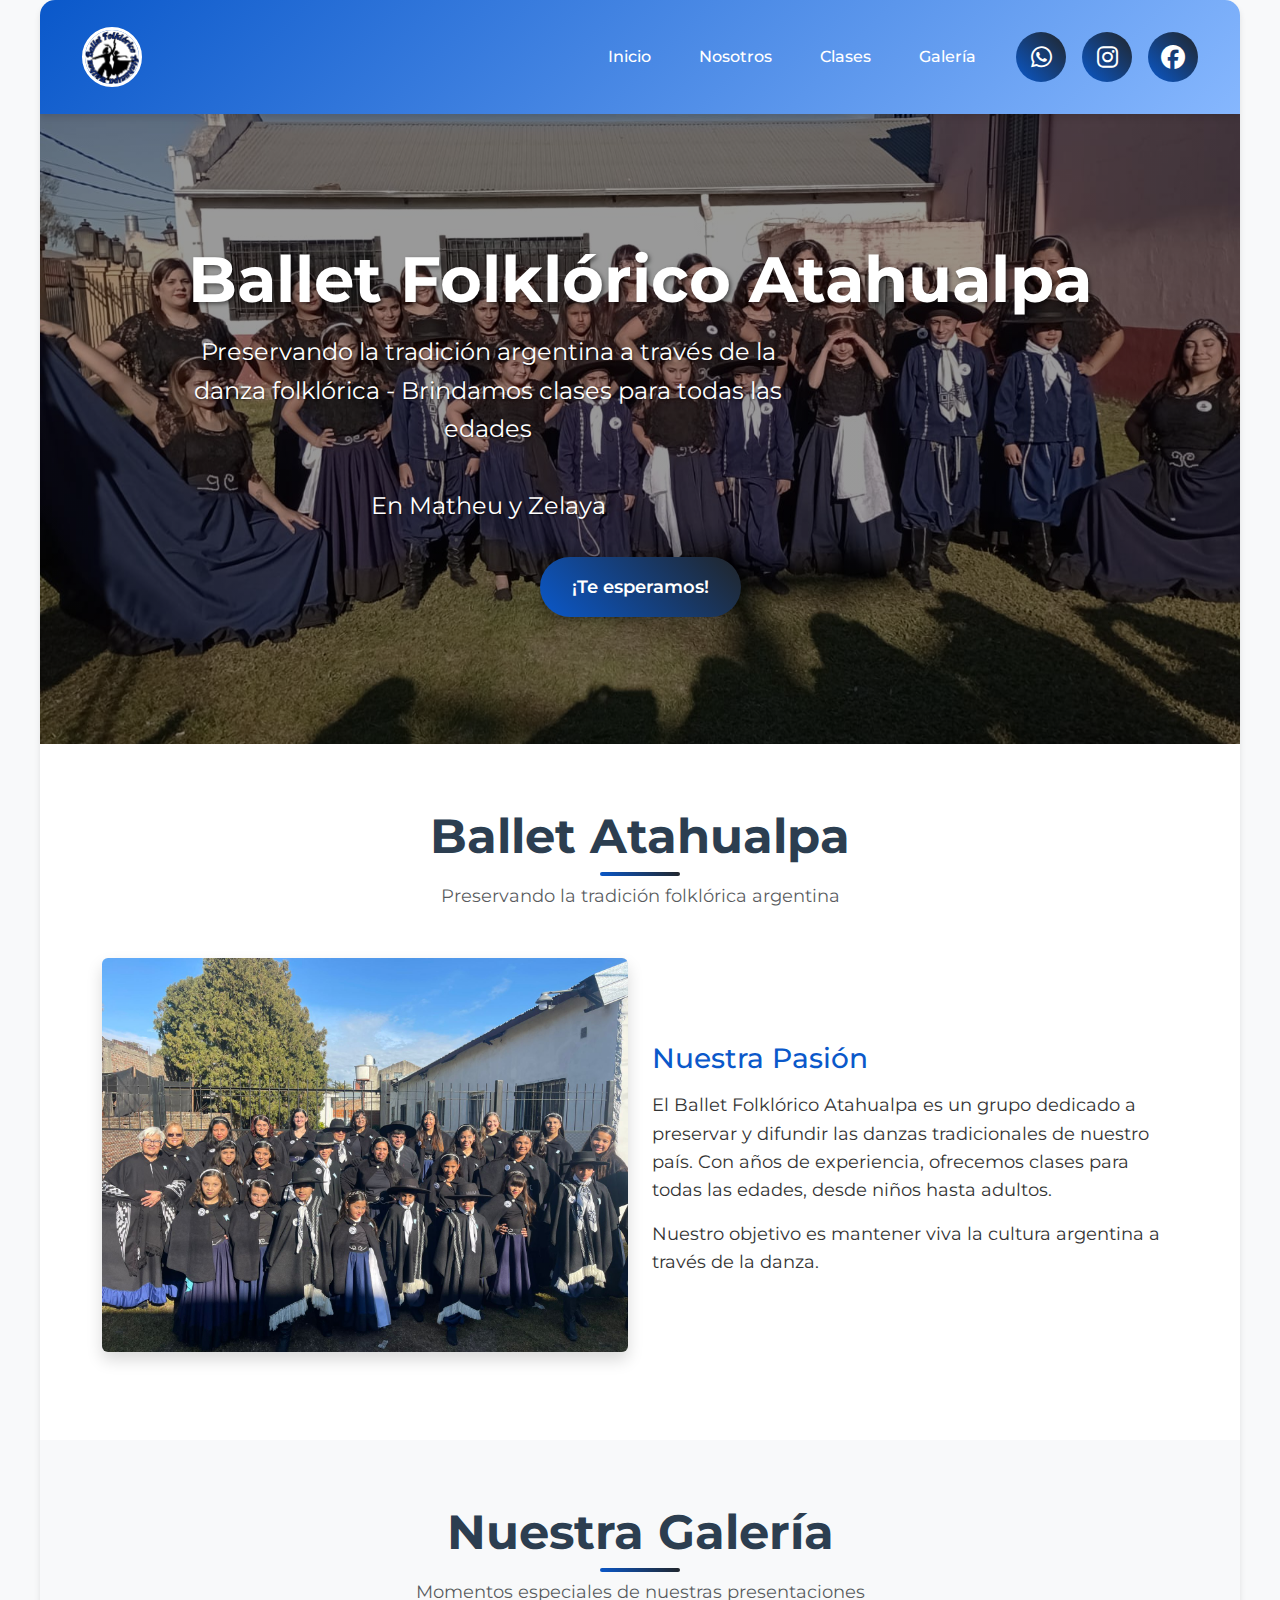
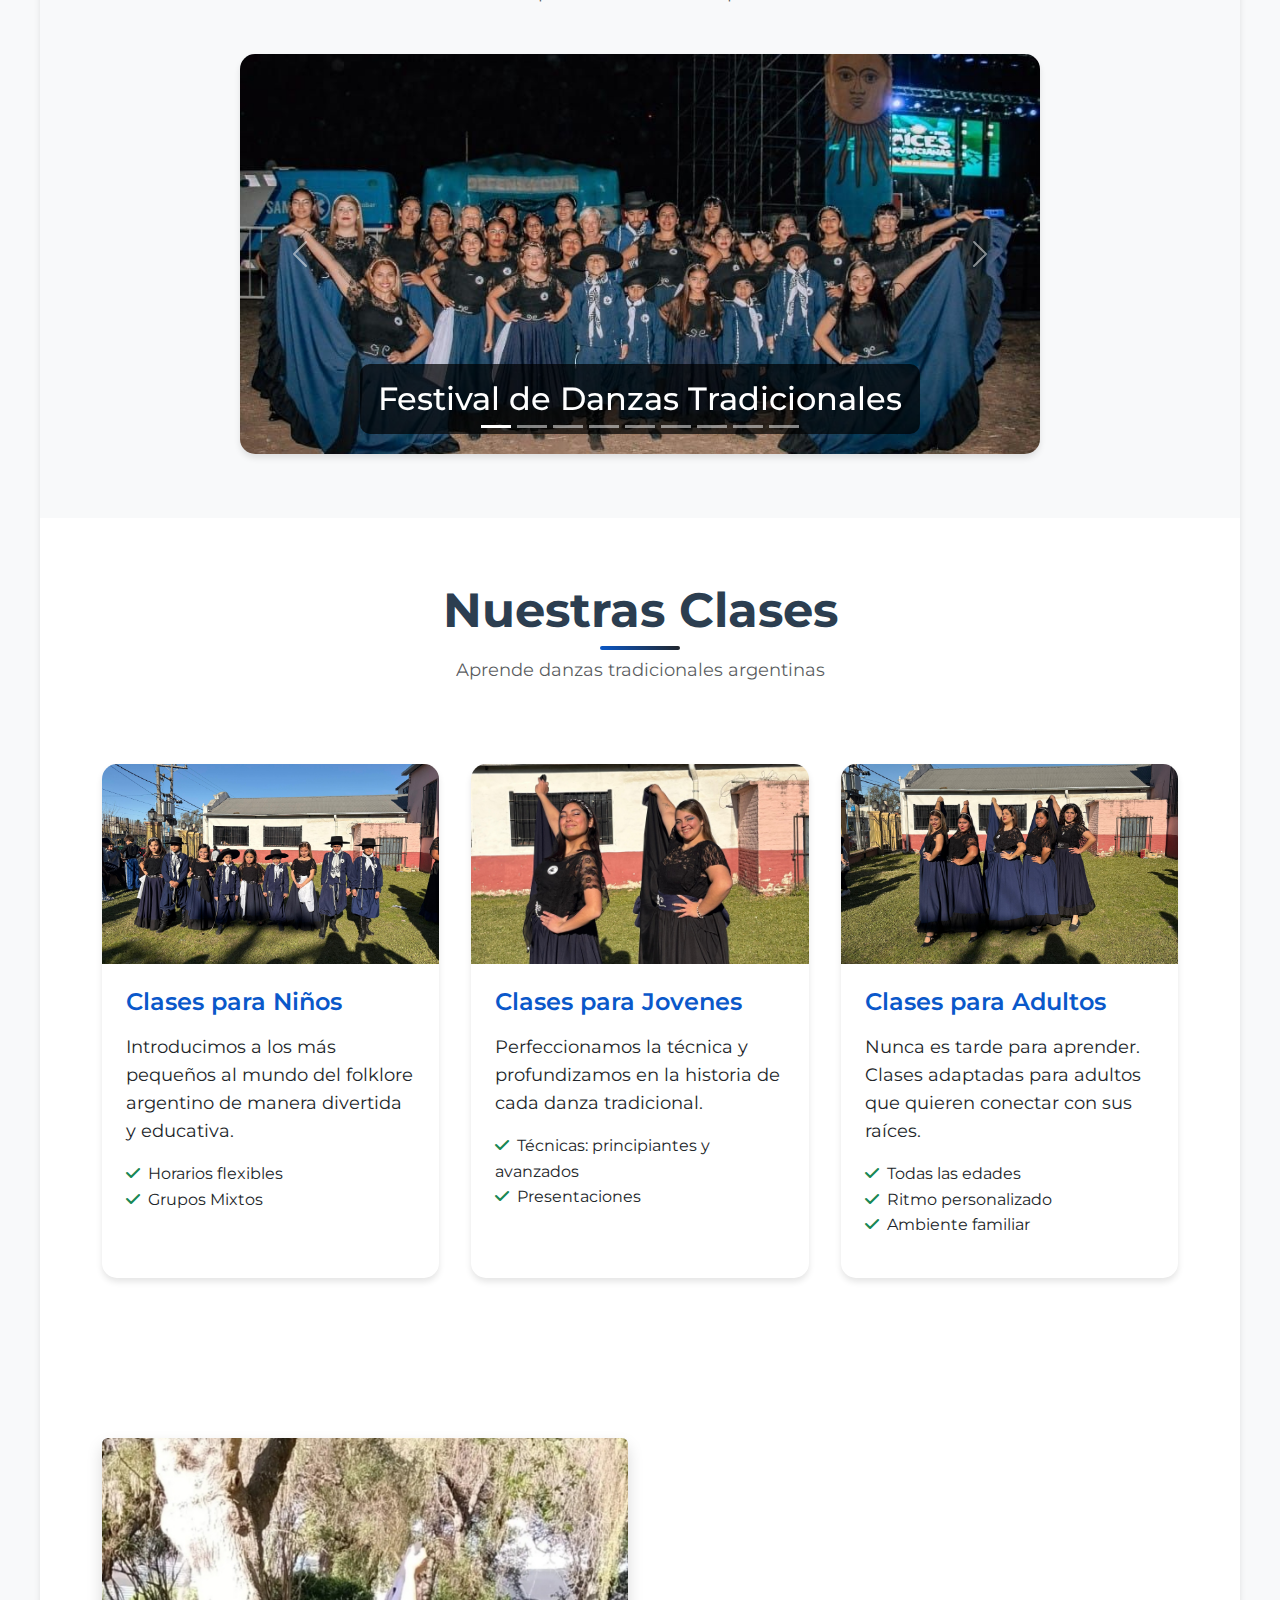
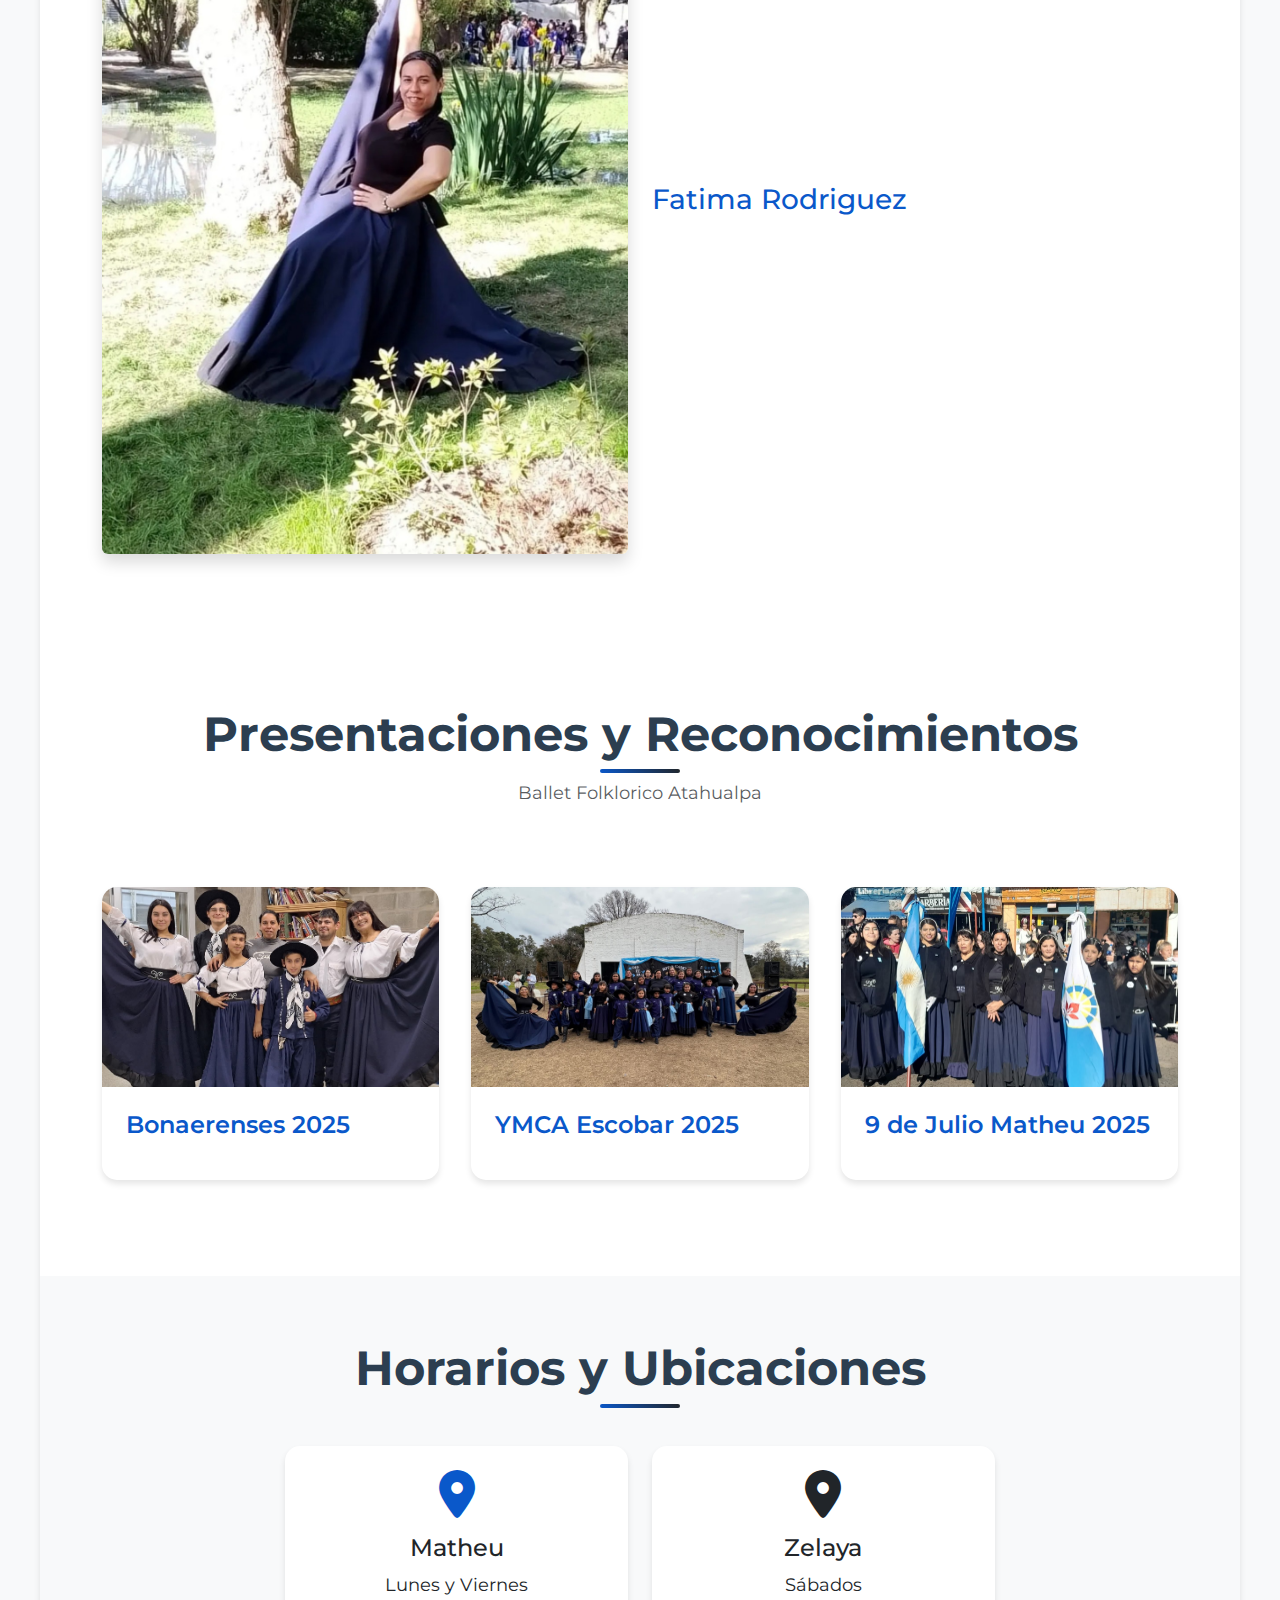
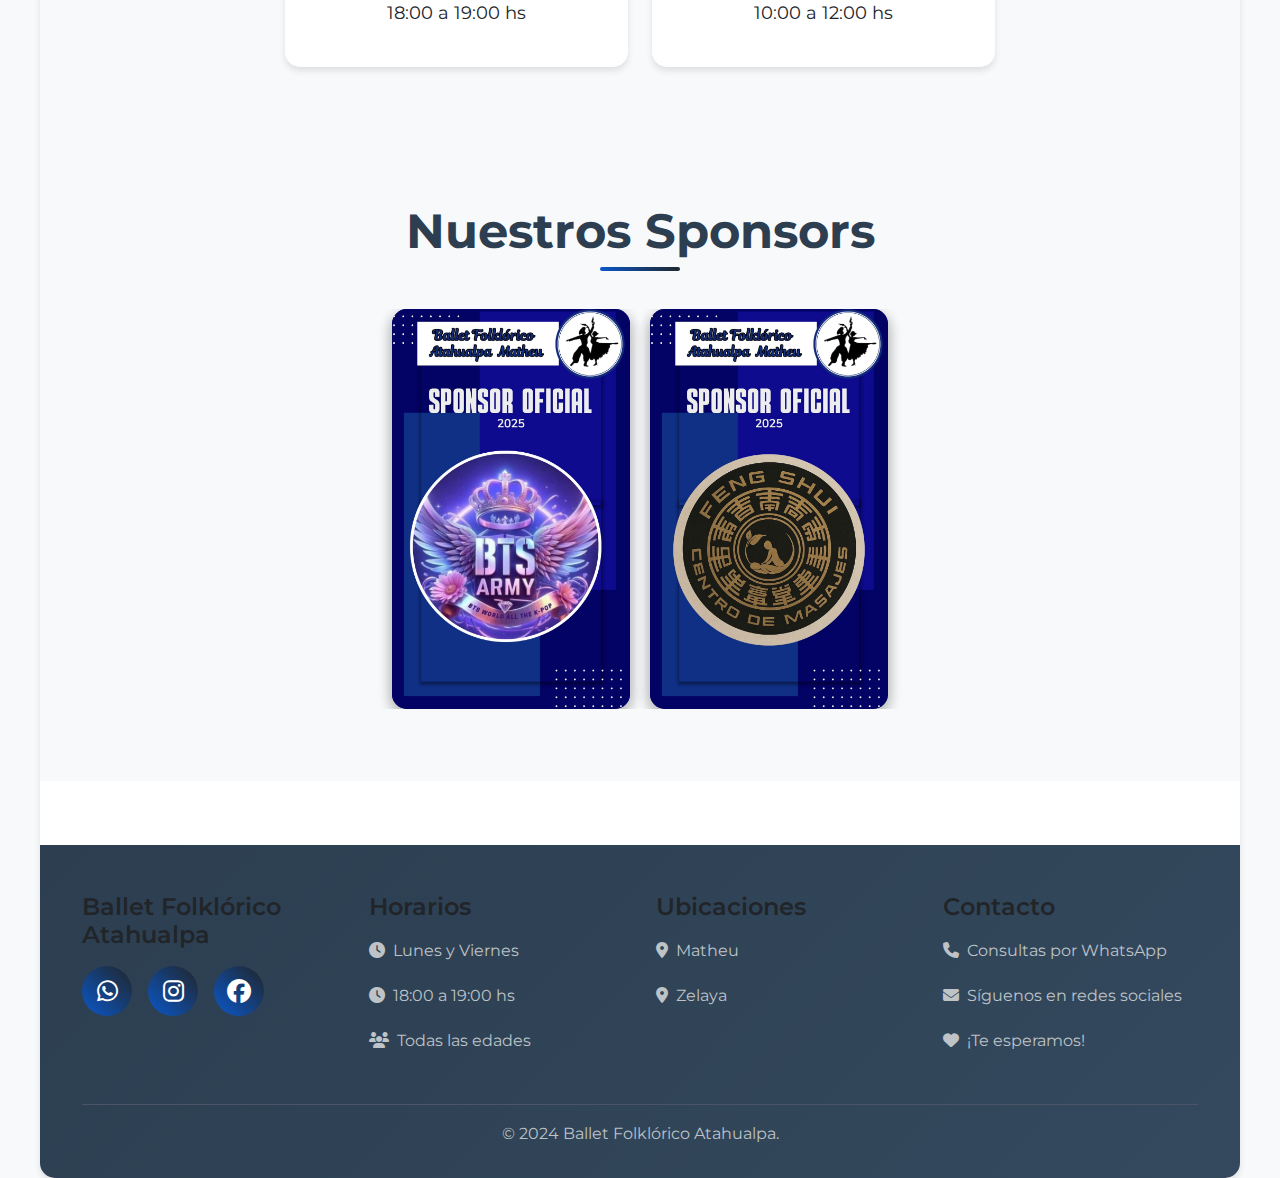
<file: index.html>
<!DOCTYPE html>
<html lang="es">
<head>
    <meta charset="UTF-8">
    <meta name="viewport" content="width=device-width, initial-scale=1.0">
    <title>Ballet Folklórico Atahualpa - Clases de Danza Tradicional</title>
    <meta name="description" content="Ballet Folklórico Atahualpa - Preservando la tradición argentina a través de la danza folklórica - Matheu y Zelaya.">

    <!---Favicon---->
    <link rel="icon" type="image/x-icon " href="imagenes/logo.jpg" />
    <link rel="stylesheet" href="https://cdn.jsdelivr.net/npm/bootstrap-icons@1.5.0/font/bootstrap-icons.css">
    
    <!-- Bootstrap 5 -->
    <link href="https://cdn.jsdelivr.net/npm/bootstrap@5.3.0/dist/css/bootstrap.min.css" rel="stylesheet">
    
    <!-- Font Awesome -->
    <link rel="stylesheet" href="https://cdnjs.cloudflare.com/ajax/libs/font-awesome/6.4.0/css/all.min.css">
    
    <!-- Google Fonts -->
    <link href="https://fonts.googleapis.com/css2?family=Montserrat:wght@400;600;700&family=Lato:wght@400;700&display=swap" rel="stylesheet">
    
    <!-- CSS Personalizado -->
    <link href="Styles.css" rel="stylesheet">
</head>

<body>
    <div class="main-container">
        
        <!-- NAVBAR RESPONSIVO -->
        <nav class="navbar navbar-expand-lg navbar-custom sticky-top">
            <div class="container">
                <!-- Logo -->
                <a class="navbar-brand" href="#inicio">
                    <img src="../imagenes/logo.jpg" alt="Logo Ballet Atahualpa" class="rounded-circle">
                </a>
                
                <!-- Botón móvil -->
                <button class="navbar-toggler" type="button" data-bs-toggle="collapse" data-bs-target="#navbarNav">
                    <span class="navbar-toggler-icon"></span>
                </button>
                
                <!-- Menú -->
                <div class="collapse navbar-collapse" id="navbarNav">
                    <ul class="navbar-nav ms-auto">
                        <li class="nav-item">
                            <a class="nav-link" href="#inicio">Inicio</a>
                        </li>
                        <li class="nav-item">
                            <a class="nav-link" href="#nosotros">Nosotros</a>
                        </li>
                        <li class="nav-item">
                            <a class="nav-link" href="#clases">Clases</a>
                        </li>
                        <li class="nav-item">
                            <a class="nav-link" href="#galeria">Galería</a>
                        </li>
                    </ul>
                    
                    <!-- Redes sociales -->
                    <div class="social-icons d-flex ms-3">
                        <a href="https://api.whatsapp.com/send?phone=5491138507828&text=Hola%20,te%20asesoramos%20sobre%20nuestras%20clases%20por%20whatsapp%20gestiona%20tu%20consulta%20por%20aqui%20y%20te%20responderemos%20a%20la%20brevedad." target="_blank" title="WhatsApp">
                            <i class="fab fa-whatsapp"></i>
                        </a>
                        <a href="https://www.instagram.com/balletfolkloricoatahualpa/" target="_blank" title="Instagram">
                            <i class="fab fa-instagram"></i>
                        </a>
                        <a href="https://www.facebook.com/BalletFolkloricoAtahualpaMatheu" target="_blank" title="Facebook">
                            <i class="fab fa-facebook"></i>
                        </a>
                    </div>
                </div>
            </div>
        </nav>

        <!-- HERO SECTION -->
        <section id="inicio" class="hero-section">
            <div class="hero-content animate-fade-in">
                <h1>Ballet Folklórico Atahualpa</h1>
                <p>Preservando la tradición argentina a través de la danza folklórica -
                    Brindamos clases para todas las edades<br>
                <br>
                   En Matheu y Zelaya</p>
                <a href="#contacto" class="btn-hero">¡Te esperamos!</a>
            </div>
        </section>

        <!-- SECCIÓN NOSOTROS -->
        <section id="nosotros" class="section-padding">
            <div class="container container-responsive">
                <div class="section-title">
                    <h2>Ballet Atahualpa</h2>
                    <p class="text-responsive text-muted">Preservando la tradición folklórica argentina</p>
                </div>
                
                <div class="row align-items-center">
                    <div class="col-lg-6 mb-4">
                        <img src="../imagenes/grupo de gala 1.jpeg?height=400&width=600" alt="Grupo Ballet Atahualpa" class="img-fluid rounded shadow">
                    </div>
                    <div class="col-lg-6">
                        <h3 class="mb-3" style="color: var(--primary-color);">Nuestra Pasión</h3>
                        <p class="text-responsive">
                            El Ballet Folklórico Atahualpa es un grupo dedicado a preservar y difundir 
                            las danzas tradicionales de nuestro país. Con años de experiencia, 
                            ofrecemos clases para todas las edades, desde niños hasta adultos.
                        </p>
                        <p class="text-responsive">
                            Nuestro objetivo es mantener viva la cultura argentina a través de la danza.
                        </p>
                    </div>
                </div>
            </div>
        </section>
    
        <!-- GALERÍA CAROUSEL -->
        <section id="galeria" class="section-padding" style="background-color: #f8f9fa;">
            <div class="container container-responsive">
                <div class="section-title">
                    <h2>Nuestra Galería</h2>
                    <p class="text-responsive text-muted">Momentos especiales de nuestras presentaciones</p>
                </div>
                
                <div class="carousel-container">
                    <div id="carouselGaleria" class="carousel slide" data-bs-ride="carousel">
                        <!-- Indicadores -->
                        <div class="carousel-indicators">
                            <button type="button" data-bs-target="#carouselGaleria" data-bs-slide-to="0" class="active"></button>
                            <button type="button" data-bs-target="#carouselGaleria" data-bs-slide-to="1"></button>
                            <button type="button" data-bs-target="#carouselGaleria" data-bs-slide-to="2"></button>
                            <button type="button" data-bs-target="#carouselGaleria" data-bs-slide-to="3"></button>
                            <button type="button" data-bs-target="#carouselGaleria" data-bs-slide-to="4"></button>
                            <button type="button" data-bs-target="#carouselGaleria" data-bs-slide-to="5"></button>
                            <button type="button" data-bs-target="#carouselGaleria" data-bs-slide-to="6"></button>
                            <button type="button" data-bs-target="#carouselGaleria" data-bs-slide-to="7"></button>
                            <button type="button" data-bs-target="#carouselGaleria" data-bs-slide-to="8"></button>
                        </div>
                        
                        <!-- Slides -->
                        <div class="carousel-inner">
                            <div class="carousel-item active">
                                <img src="../imagenes/grupo 2.jpg?height=400&width=800" alt="Presentación 1" class="d-block w-100">
                                <div class="carousel-caption">
                                    <h3>Festival de Danzas Tradicionales</h3>
                                </div>
                            </div>
                            <div class="carousel-item">
                                <img src="../imagenes/grupo 1.jpg?height=400&width=800" alt="Presentación 2" class="d-block w-100">
                                <div class="carousel-caption">
                                    <h3>Grupo Atahualpa</h3>
                                    <p>Celebración del Día de la Tradición</p>
                                </div>
                            </div>
                            <div class="carousel-item">
                                <img src="../imagenes/bonaerences.jpg?height=400&width=800" alt="Presentación 3" class="d-block w-100">
                                <div class="carousel-caption">
                                    <h3>Nuestros Bailarines</h3>
                                    <p>Encentro Bonaerence de Folklore 2025</p>
                                </div>
                            </div>
                            <div class="carousel-item">
                                <img src="../imagenes/niños 2.jpg?height=400&width=800" alt="Presentación 4" class="d-block w-100">
                                <div class="carousel-caption">
                                    <h3>Nuestros Bailarines</h3>
                                    <p></p>
                                </div>
                            </div>
                            <div class="carousel-item">
                                <img src="../imagenes/grupo 3.jpeg?height=400&width=800" alt="Presentación 5" class="d-block w-100">
                                <div class="carousel-caption">
                                    <h3>Nuestros Bailarines</h3>
                                    <p></p>
                                </div>
                            </div>
                            <div class="carousel-item">
                                <img src="../imagenes/grupo 4.jpeg?height=400&width=800" alt="Presentación 6" class="d-block w-100">
                                <div class="carousel-caption">
                                    <h3>Nuestros Bailarines</h3>
                                    <p></p>
                                </div>
                            </div>
                            <div class="carousel-item">
                                <img src="../imagenes/carrousel2.jpg?height=400&width=800" alt="Presentación 7" class="d-block w-100">
                                <div class="carousel-caption">
                                    <h3>Nuestros Bailarines</h3>
                                    <p></p>
                                </div>
                            </div>
                            <div class="carousel-item">
                                <img src="../imagenes/carrousel1.jpg?height=400&width=800" alt="Presentación 8" class="d-block w-100">
                                <div class="carousel-caption">
                                    <h3>Nuestros Bailarines</h3>
                                    <p></p>
                                </div>
                            </div>
                        </div>
                        
                        <!-- Controles -->
                        <button class="carousel-control-prev" type="button" data-bs-target="#carouselGaleria" data-bs-slide="prev">
                            <span class="carousel-control-prev-icon"></span>
                            <span class="visually-hidden">Anterior</span>
                        </button>
                        <button class="carousel-control-next" type="button" data-bs-target="#carouselGaleria" data-bs-slide="next">
                            <span class="carousel-control-next-icon"></span>
                            <span class="visually-hidden">Siguiente</span>
                        </button>
                    </div>
                </div>
            </div>
        </section>

        <!-- SECCIÓN CLASES -->
        <section id="clases" class="section-padding">
            <div class="container container-responsive">
                <div class="section-title">
                    <h2>Nuestras Clases</h2>
                    <p class="text-responsive text-muted">Aprende danzas tradicionales argentinas</p>
                </div>
                
                <div class="responsive-grid">
                    <div class="card card-custom">
                        <img src="../imagenes/parejas niños 2.jpeg?height=200&width=300" alt="Clases para niños" class="card-img-top">
                        <div class="card-body">
                            <h4 class="card-title">Clases para Niños</h4>
                            <p class="card-text text-responsive">
                                Introducimos a los más pequeños al mundo del folklore argentino 
                                de manera divertida y educativa.
                            </p>
                            <ul class="list-unstyled">
                                <li><i class="fas fa-check text-success me-2"></i>Horarios flexibles</li>
                                <li><i class="fas fa-check text-success me-2"></i>Grupos Mixtos</li>
                            </ul>
                        </div>
                    </div>
                    
                    <div class="card card-custom">
                        <img src="../imagenes/jovenes 1.jpeg?height=200&width=300" alt="Clases para jovenes" class="card-img-top">
                        <div class="card-body">
                            <h4 class="card-title">Clases para Jovenes</h4>
                            <p class="card-text text-responsive">
                                Perfeccionamos la técnica y profundizamos en la historia 
                                de cada danza tradicional.
                            </p>
                            <ul class="list-unstyled">
                                <li><i class="fas fa-check text-success me-2"></i>Técnicas: principiantes y avanzados</li>
                                <li><i class="fas fa-check text-success me-2"></i>Presentaciones</li>
                            </ul>
                        </div>
                    </div>
                    
                    <div class="card card-custom">
                        <img src="../imagenes/adultos 1.jpeg?height=200&width=300" alt="Clases para adultos" class="card-img-top">
                        <div class="card-body">
                            <h4 class="card-title">Clases para Adultos</h4>
                            <p class="card-text text-responsive">
                                Nunca es tarde para aprender. Clases adaptadas para adultos 
                                que quieren conectar con sus raíces.
                            </p>
                            <ul class="list-unstyled">
                                <li><i class="fas fa-check text-success me-2"></i>Todas las edades</li>
                                <li><i class="fas fa-check text-success me-2"></i>Ritmo personalizado</li>
                                <li><i class="fas fa-check text-success me-2"></i>Ambiente familiar</li>
                            </ul>
                        </div>
                    </div>
                </div>
            </div>
        </section>

        <!-- PRESENTACION -->

        <section id="clases" class="section-padding">
            <div class="container container-responsive">
                <div class="row align-items-center">
                    <div class="col-lg-6 mb-4">
                        <img src="../imagenes/1.jpg?height=400&width=600" alt="Grupo Ballet Atahualpa" class="img-fluid rounded shadow">
                    </div>
                    <div class="col-lg-6">
                        <h3 class="mb-3" style="color: var(--primary-color);">Fatima Rodriguez</h3>
                        <p class="text-responsive">
                            
                            
                        </p>
                        <p class="text-responsive">
                           
                        </p>
                    </div>
                </div>
            </div>
        </section>

       <!-- GALERÍA RECONOCIMIENTOS -->

    <section id="clases" class="section-padding">
            <div class="container container-responsive">
                <div class="section-title">
                    <h2>Presentaciones y Reconocimientos</h2>
                    <p class="text-responsive text-muted">Ballet Folklorico Atahualpa</p>
                </div>
                
                <div class="responsive-grid">
                    <div class="card card-custom">
                        <img src="../imagenes/Bonaerenses 2025.jpeg?height=200&width=300" alt="Clases para niños" class="card-img-top">
                        <div class="card-body">
                            <h4 class="card-title">Bonaerenses 2025</h4>
                        </div>
                    </div>
                    
                    <div class="card card-custom">
                        <img src="../imagenes/Yncausi.jpeg?height=200&width=300" alt="Clases para jovenes" class="card-img-top">
                        <div class="card-body">
                            <h4 class="card-title">YMCA Escobar 2025</h4>
                        </div>
                    </div>
<!--
                    <div class="card card-custom">
                        <img src="../imagenes/logo.jpg?height=200&width=300" alt="Clases para niños" class="card-img-top">
                        <div class="card-body">
                            <h4 class="card-title">Presentación</h4>
                            <p class="card-text text-responsive">
                                Introducimos a los más pequeños al mundo del folklore argentino 
                                de manera divertida y educativa.
                            </p>
                            <ul class="list-unstyled">
                                <li><i class="fas fa-check text-success me-2"></i>Horarios flexibles</li>
                                <li><i class="fas fa-check text-success me-2"></i>Grupos Mixtos</li>
                            </ul>
                        </div>
                    </div>

                    <div class="card card-custom">
                        <img src="../imagenes/logo.jpg?height=200&width=300" alt="Clases para jovenes" class="card-img-top">
                        <div class="card-body">
                            <h4 class="card-title">Reconocimiento</h4>
                            <p class="card-text text-responsive">
                                Perfeccionamos la técnica y profundizamos en la historia 
                                de cada danza tradicional.
                            </p>
                            <ul class="list-unstyled">
                                <li><i class="fas fa-check text-success me-2"></i>Técnicas: principiantes y avanzados</li>
                                <li><i class="fas fa-check text-success me-2"></i>Presentaciones</li>
                            </ul>
                        </div>
                    </div>
                    
                    <div class="card card-custom">
                        <img src="../imagenes/logo.jpg?height=200&width=300" alt="Clases para jovenes" class="card-img-top">
                        <div class="card-body">
                            <h4 class="card-title">Reconocimiento</h4>
                            <p class="card-text text-responsive">
                                Perfeccionamos la técnica y profundizamos en la historia 
                                de cada danza tradicional.
                            </p>
                            <ul class="list-unstyled">
                                <li><i class="fas fa-check text-success me-2"></i>Técnicas: principiantes y avanzados</li>
                                <li><i class="fas fa-check text-success me-2"></i>Presentaciones</li>
                            </ul>
                        </div>
                    </div>

                    -->
                    
                    <div class="card card-custom">
                        <img src="../imagenes/9 de Julio Matheu.jpeg?height=200&width=300" alt="Clases para adultos" class="card-img-top">
                        <div class="card-body">
                            <h4 class="card-title">9 de Julio Matheu 2025</h4>
                        </div>
                    </div>
                </div>
            </div>
        </section>


    
        

        <!-- SECCIÓN HORARIOS -->
        <section class="section-padding" style="background-color: #f8f9fa;">
            <div class="container container-responsive">
                <div class="section-title">
                    <h2>Horarios y Ubicaciones</h2>
                </div>
                
                <div class="row justify-content-center">
                    <div class="col-md-4 mb-4">
                        <div class="card card-custom text-center">
                            <div class="card-body">
                                <i class="fas fa-map-marker-alt fa-3x mb-3" style="color: var(--primary-color);"></i>
                                <h4>Matheu</h4>
                                <p class="text-responsive">Lunes y Viernes<br>18:00 a 19:00 hs</p>
                            </div>
                        </div>
                    </div>
                    <div class="col-md-4 mb-4">
                        <div class="card card-custom text-center">
                            <div class="card-body">
                                <i class="fas fa-map-marker-alt fa-3x mb-3" style="color: var(--secondary-color);"></i>
                                <h4>Zelaya</h4>
                                <p class="text-responsive">Sábados<br>10:00 a 12:00 hs</p>
                            </div>
                        </div>
                    </div>
                </div>
            </div>
        </section>

<!-- New Small Images Carousel -->
    <section class="small-carousel-container">
        <div class="container container-responsive">
            <div class="section-title">
                <h2>Nuestros Sponsors</h2>
            </div>
            <div class="small-carousel"> 
                <div class="row justify-content-center">
                    <div class="col-lg-6 mb-4">
                        <div class="carousel-inner" class="carousel slide" data-bs-ride="carousel" data-bs-interval="3000"> 
                            <div class="carousel-item active">
                                <img src="../imagenes/sponsor 1.jpeg?height=100&width=450" class="small-image" alt="Presentación 1">
                                <img src="../imagenes/sponsor 2.jpeg?height=100&width=450" class="small-image" alt="Presentación 2">
                            </div>
                            <div class="carousel-item active">
                                <img src="../imagenes/sponsor 3.jpeg?height=100&width=450" class="small-image" alt="Presentación 3">
                                <img src="../imagenes/sponsor 4.jpeg?height=100&width=450" class="small-image" alt="Presentación 4">
                            </div>
                            <div class="carousel-item">
                                <img src="../imagenes/sponsor 5.jpeg?height=100&width=450" class="small-image" alt="Presentación 5">
                                <img src="../imagenes/sponsor 6.jpeg?height=100&width=450" class="small-image" alt="Presentación 6">
                            </div>
                            <div class="carousel-item">
                                <img src="../imagenes/sponsor 7.jpeg?height=100&width=450" class="small-image" alt="Presentación 7">
                                <img src="../imagenes/sponsor 8.jpeg?height=100&width=450" class="small-image" alt="Presentación 8">
                            </div>
                        </div>
                    <!--
                        <button class="carousel-control-prev" type="button" data-bs-target="#smallImagesCarousel" data-bs-slide="prev">
                            <span class="carousel-control-prev-icon"></span>
                        </button>
                        <button class="carousel-control-next" type="button" data-bs-target="#smallImagesCarousel" data-bs-slide="next">
                            <span class="carousel-control-next-icon"></span>
                        </button>
                    -->
                   </div>
                </div>
            </div>
        </div>
    </section>

        
    <!-- New Small Images Carousel 
    <section class="small-carousel-container">
        <div class="container">
            <div class="small-carousel">
                <div id="smallImagesCarousel" class="carousel slide" data-bs-ride="carousel" data-bs-interval="3000">
                    <div class="carousel-inner">
                        <div class="carousel-item active">
                            <img src="../imagenes/sponsor 1.jpeg?height=100&width=450" class="small-image" alt="Presentación 1">
                            <img src="../imagenes/sponsor 2.jpeg?height=100&width=450" class="small-image" alt="Presentación 2">
                        </div>
                        <div class="carousel-item">
                            <img src="../imagenes/sponsor 3.jpeg?height=100&width=450" class="small-image" alt="Presentación 3">
                            <img src="../imagenes/sponsor 4.jpeg?height=100&width=450" class="small-image" alt="Presentación 4">
                        </div>
                        <div class="carousel-item">
                            <img src="../imagenes/sponsor 5.jpeg?height=100&width=450" class="small-image" alt="Presentación 1">
                            <img src="../imagenes/sponsor 6.jpeg?height=100&width=450" class="small-image" alt="Presentación 2">
                        </div>
                        <div class="carousel-item">
                            <img src="../imagenes/sponsor 7.jpeg?height=100&width=450" class="small-image" alt="Presentación 1">
                            <img src="../imagenes/sponsor 8.jpeg?height=100&width=450" class="small-image" alt="Presentación 2">
                        </div>
                    </div>
                    <button class="carousel-control-prev" type="button" data-bs-target="#smallImagesCarousel" data-bs-slide="prev">
                        <span class="carousel-control-prev-icon"></span>
                    </button>
                    <button class="carousel-control-next" type="button" data-bs-target="#smallImagesCarousel" data-bs-slide="next">
                        <span class="carousel-control-next-icon"></span>
                    </button>
                </div>
            </div>
        </div>
    </section>

-->
        <!-- SPONSOR CAROUSEL 
        <section id="galeria" class="section-padding" style="background-color: #f8f9fa;">  

        <section id="clases" class="section-padding">
            <div class="container container-responsive">
                <div class="row align-items-center">
                    <div class="container container-responsive">                
                        <div class="carousel-container">
                            <div id="carouselGaleria" class="carousel slide" data-bs-ride="carousel">
                                <!-- Indicadores
                                <div class="carousel-indicators">
                                    <button type="button" data-bs-target="#carouselGaleria" data-bs-slide-to="0" class="active"></button>
                                    <button type="button" data-bs-target="#carouselGaleria" data-bs-slide-to="1"></button>
                                    <button type="button" data-bs-target="#carouselGaleria" data-bs-slide-to="2"></button>
                                    <button type="button" data-bs-target="#carouselGaleria" data-bs-slide-to="3"></button>
                                    <button type="button" data-bs-target="#carouselGaleria" data-bs-slide-to="4"></button>
                                    <button type="button" data-bs-target="#carouselGaleria" data-bs-slide-to="5"></button>
                                    <button type="button" data-bs-target="#carouselGaleria" data-bs-slide-to="6"></button>
                                    <button type="button" data-bs-target="#carouselGaleria" data-bs-slide-to="7"></button>
                                </div>
                                
                                <!-- Slides 
                                <div class="carousel-inner">
                                    <div class="carousel-item active">
                                        <img src="../imagenes/sponsor 1.jpeg?height=50&width=400" alt="Presentación 1" class="d-block w-100">
                                    </div>
                                    <div class="carousel-item">
                                        <img src="../imagenes/sponsor 2.jpeg?height=50&width=400" alt="Presentación 1" class="d-block w-100">
                                    </div>
                                    <div class="carousel-item">
                                        <img src="../imagenes/sponsor 3.jpeg?height=50&width=400" alt="Presentación 1" class="d-block w-100">
                                    </div>
                                    <div class="carousel-item">
                                        <img src="../imagenes/sponsor 4.jpeg?height=50&width=400" alt="Presentación 1" class="d-block w-100">
                                    </div>
                                    <div class="carousel-item">
                                        <img src="../imagenes/sponsor 5.jpeg?height=50&width=400" alt="Presentación 1" class="d-block w-100">
                                    </div>
                                    <div class="carousel-item">
                                        <img src="../imagenes/sponsor 6.jpeg?height=50&width=400" alt="Presentación 1" class="d-block w-100">
                                    </div>
                                    <div class="carousel-item">
                                        <img src="../imagenes/sponsor 7.jpeg?height=50&width=400" alt="Presentación 1" class="d-block w-100">
                                    </div>
                                    <div class="carousel-item">
                                        <img src="../imagenes/sponsor 8.jpeg?height=50&width=400" alt="Presentación 1" class="d-block w-100">
                                    </div>
                                </div>
                                
                                <!-- Controles 
                                <button class="carousel-control-prev" type="button" data-bs-target="#carouselGaleria" data-bs-slide="prev">
                                    <span class="carousel-control-prev-icon"></span>
                                    <span class="visually-hidden">Anterior</span>
                                </button>
                                <button class="carousel-control-next" type="button" data-bs-target="#carouselGaleria" data-bs-slide="next">
                                    <span class="carousel-control-next-icon"></span>
                                    <span class="visually-hidden">Siguiente</span>
                                </button>

                             
                            </div>
                        </div>
                    </div>
                </div>
            </div>
        </section>

           -->
        

        <!-- FOOTER -->
        <footer class="footer-custom">
            <div class="container">
                <div class="footer-content">
                    <div class="footer-section">
                        <h4>Ballet Folklórico Atahualpa</h4>
                        <p></p>
                        <div class="social-icons justify-content-start">
                            <a href="https://api.whatsapp.com/send?phone=5491138507828&text=Hola%20,te%20asesoramos%20sobre%20nuestras%20clases%20por%20whatsapp%20gestiona%20tu%20consulta%20por%20aqui%20y%20te%20responderemos%20a%20la%20brevedad." target="_blank">
                                <i class="fab fa-whatsapp"></i>
                            </a>
                            <a href="https://www.instagram.com/balletfolkloricoatahualpa/" target="_blank">
                                <i class="fab fa-instagram"></i>
                            </a>
                            <a href="https://www.facebook.com/BalletFolkloricoAtahualpaMatheu" target="_blank">
                                <i class="fab fa-facebook"></i>
                            </a>
                        </div>
                    </div>
                    
                    <div class="footer-section">
                        <h4>Horarios</h4>
                        <p><i class="fas fa-clock me-2"></i>Lunes y Viernes</p>
                        <p><i class="fas fa-clock me-2"></i>18:00 a 19:00 hs</p>
                        <p><i class="fas fa-users me-2"></i>Todas las edades</p>
                    </div>
                    
                    <div class="footer-section">
                        <h4>Ubicaciones</h4>
                        <p><i class="fas fa-map-marker-alt me-2"></i>Matheu</p>
                        <p><i class="fas fa-map-marker-alt me-2"></i>Zelaya</p>
                    </div>
                    
                    <div class="footer-section">
                        <h4>Contacto</h4>
                        <p><i class="fas fa-phone me-2"></i>Consultas por WhatsApp</p>
                        <p><i class="fas fa-envelope me-2"></i>Síguenos en redes sociales</p>
                        <p><i class="fas fa-heart me-2"></i>¡Te esperamos!</p>
                    </div>
                </div>
                
                <div class="footer-bottom">
                    <p>&copy; 2024 Ballet Folklórico Atahualpa.</p>
                </div>
            </div>
        </footer>
    </div>

    <!-- Bootstrap JS -->
    <script src="https://cdn.jsdelivr.net/npm/bootstrap@5.3.0/dist/js/bootstrap.bundle.min.js"></script>
    
    <!-- Smooth Scrolling -->
    <script>
        // Smooth scrolling para los enlaces del menú
        document.querySelectorAll('a[href^="#"]').forEach(anchor => {
            anchor.addEventListener('click', function (e) {
                e.preventDefault();
                const target = document.querySelector(this.getAttribute('href'));
                if (target) {
                    target.scrollIntoView({
                        behavior: 'smooth',
                        block: 'start'
                    });
                }
            });
        });

        // Cerrar menú móvil al hacer click en un enlace
        document.querySelectorAll('.navbar-nav .nav-link').forEach(link => {
            link.addEventListener('click', () => {
                const navbarCollapse = document.querySelector('.navbar-collapse');
                if (navbarCollapse.classList.contains('show')) {
                    bootstrap.Collapse.getInstance(navbarCollapse).hide();
                }
            });
        });
    </script>
</body>
</html>
</file>
<file: Styles.css>
/* ===== RESET Y BASE ===== */
* {
  margin: 0;
  padding: 0;
  box-sizing: border-box;
}

body {
  font-family: "Montserrat", "Lato", Arial, sans-serif;
  background-color: #f8f9fa;
  line-height: 1.6;
  color: #333;
}

/* ===== VARIABLES CSS ===== */
:root {
  --primary-color: #0a58ca;
  --secondary-color: #212529;
  --accent-color: #cd853f;
  --text-dark: #2c3e50;
  --text-light: #6c757d;
  --white: #ffffff;
  --shadow: 0 4px 6px rgba(0, 0, 0, 0.1);
  --border-radius: 15px;
}

/* ===== CONTENEDOR PRINCIPAL RESPONSIVO ===== */
.main-container {
  max-width: 1200px;
  margin: 0 auto;
  background-color: var(--white);
  box-shadow: var(--shadow);
  border-radius: var(--border-radius);
  overflow: hidden;
}

/* En móviles, quitar márgenes y bordes redondeados */
@media (max-width: 768px) {
  .main-container {
    margin: 0;
    border-radius: 0;
    box-shadow: none;
  }
}

/* ===== NAVBAR RESPONSIVO ===== */
.navbar-custom {
  background: linear-gradient(135deg, #0a58ca, #86b7fe);
  padding: 1rem 0;
  box-shadow: var(--shadow);
}

.navbar-brand img {
  width: 60px;
  height: 60px;
  object-fit: cover;
  border: 3px solid var(--white);
  transition: transform 0.3s ease;
}

.navbar-brand img:hover {
  transform: scale(1.1);
}

.navbar-nav .nav-link {
  color: var(--white) !important;
  font-weight: 500;
  margin: 0 0.5rem;
  transition: all 0.3s ease;
  border-radius: 25px;
  padding: 0.5rem 1rem !important;
}

.navbar-nav .nav-link:hover {
  background-color: rgba(255, 255, 255, 0.2);
  transform: translateY(-2px);
}

.navbar-toggler {
  border: 2px solid var(--white);
  padding: 0.5rem;
}

.navbar-toggler-icon {
  background-image: url("data:image/svg+xml,%3csvg xmlns='http://www.w3.org/2000/svg' viewBox='0 0 30 30'%3e%3cpath stroke='rgba%28255, 255, 255, 1%29' stroke-linecap='round' stroke-miterlimit='10' stroke-width='2' d='M4 7h22M4 15h22M4 23h22'/%3e%3c/svg%3e");
}

/* ===== HERO SECTION RESPONSIVO ===== */
.hero-section {
  position: relative;
  height: 70vh;
  min-height: 400px;
  background: linear-gradient(rgba(0, 0, 0, 0.4), rgba(0, 0, 0, 0.4)), url("../imagenes/grupo 4.jpeg?height=600&width=1200");
  background-size: cover;
  background-position: center;
  display: flex;
  align-items: center;
  justify-content: center;
  text-align: center;
  color: var(--white);
}

.hero-content h1 {
  font-size: clamp(2rem, 5vw, 4rem);
  font-weight: 700;
  margin-bottom: 1rem;
  text-shadow: 2px 2px 4px rgba(0, 0, 0, 0.5);
}

.hero-content p {
  font-size: clamp(1rem, 2.5vw, 1.5rem);
  margin-bottom: 2rem;
  max-width: 600px;
  text-shadow: 1px 1px 2px rgba(0, 0, 0, 0.5);
}

.btn-hero {
  background: linear-gradient(45deg, var(--primary-color), var(--secondary-color));
  border: none;
  padding: 1rem 2rem;
  font-size: 1.1rem;
  font-weight: 600;
  border-radius: 50px;
  color: var(--white);
  text-decoration: none;
  display: inline-block;
  transition: all 0.3s ease;
  box-shadow: var(--shadow);
}

.btn-hero:hover {
  transform: translateY(-3px);
  box-shadow: 0 6px 12px rgba(0, 0, 0, 0.2);
  color: var(--white);
}

/* ===== SECCIONES RESPONSIVAS ===== */
.section-padding {
  padding: 4rem 0;
}

@media (max-width: 768px) {
  .section-padding {
    padding: 2rem 0;
  }
}

.section-title {
  text-align: center;
  margin-bottom: 3rem;
  color: var(--text-dark);
}

.section-title h2 {
  font-size: clamp(1.8rem, 4vw, 3rem);
  font-weight: 700;
  margin-bottom: 1rem;
  position: relative;
}

.section-title h2::after {
  content: "";
  position: absolute;
  bottom: -10px;
  left: 50%;
  transform: translateX(-50%);
  width: 80px;
  height: 4px;
  background: linear-gradient(45deg, var(--primary-color), var(--secondary-color));
  border-radius: 2px;
}

/* ===== CAROUSEL RESPONSIVO ===== */
.carousel-container {
  max-width: 800px;
  margin: 0 auto;
  border-radius: var(--border-radius);
  overflow: hidden;
  box-shadow: var(--shadow);
}

.carousel-item img {
  height: 400px;
  object-fit: cover;
  width: 100%;
}

@media (max-width: 768px) {
  .carousel-item img {
    height: 250px;
  }
}

.carousel-caption {
  background: rgba(0, 0, 0, 0.7);
  border-radius: 10px;
  padding: 1rem;
  bottom: 20px;
}

.carousel-caption h3 {
  font-size: clamp(1.2rem, 3vw, 2rem);
  margin-bottom: 0;
}

/* ===== CARDS RESPONSIVAS ===== */
.card-custom {
  border: none;
  border-radius: var(--border-radius);
  box-shadow: var(--shadow);
  transition: all 0.3s ease;
  height: 100%;
  overflow: hidden;
}

.card-custom:hover {
  transform: translateY(-5px);
  box-shadow: 0 8px 25px rgba(0, 0, 0, 0.15);
}

.card-custom img {
  height: 200px;
  object-fit: cover;
  transition: transform 0.3s ease;
}

.card-custom:hover img {
  transform: scale(1.05);
}

.card-custom .card-body {
  padding: 1.5rem;
}

.card-custom .card-title {
  color: var(--primary-color);
  font-weight: 600;
  margin-bottom: 1rem;
}

/* ===== GRID RESPONSIVO ===== */
.responsive-grid {
  display: grid;
  grid-template-columns: repeat(auto-fit, minmax(300px, 1fr));
  gap: 2rem;
  padding: 2rem 0;
}

@media (max-width: 768px) {
  .responsive-grid {
    grid-template-columns: 1fr;
    gap: 1rem;
    padding: 1rem;
  }
}

/* ===== FOOTER RESPONSIVO ===== */
.footer-custom {
  background: linear-gradient(135deg, var(--text-dark), #34495e);
  color: var(--white);
  padding: 3rem 0 1rem;
  margin-top: 4rem;
}

.footer-content {
  display: grid;
  grid-template-columns: repeat(auto-fit, minmax(250px, 1fr));
  gap: 2rem;
  margin-bottom: 2rem;
}

.footer-section h4 {
  color: var(--secondary-color);
  margin-bottom: 1rem;
  font-weight: 600;
}

.footer-section p,
.footer-section a {
  color: #bdc3c7;
  text-decoration: none;
  line-height: 1.8;
}

.footer-section a:hover {
  color: var(--white);
}

.footer-bottom {
  border-top: 1px solid #4a5568;
  padding-top: 1rem;
  text-align: center;
  color: #bdc3c7;
}

/* ===== SOCIAL ICONS ===== */
.social-icons {
  display: flex;
  gap: 1rem;
  justify-content: center;
  margin: 1rem 0;
}

.social-icons a {
  display: flex;
  align-items: center;
  justify-content: center;
  width: 50px;
  height: 50px;
  background: linear-gradient(45deg, var(--primary-color), var(--secondary-color));
  color: var(--white);
  border-radius: 50%;
  text-decoration: none;
  transition: all 0.3s ease;
  font-size: 1.5rem;
}

.social-icons a:hover {
  transform: translateY(-3px) scale(1.1);
  box-shadow: 0 5px 15px rgba(0, 0, 0, 0.3);
}

/* ===== UTILIDADES RESPONSIVAS ===== */
.text-responsive {
  font-size: clamp(0.9rem, 2vw, 1.1rem);
}

.spacing-responsive {
  margin: clamp(1rem, 3vw, 2rem) 0;
}

.container-responsive {
  padding: 0 clamp(1rem, 3vw, 2rem);
}

/* ===== ANIMACIONES ===== */
@keyframes fadeInUp {
  from {
    opacity: 0;
    transform: translateY(30px);
  }
  to {
    opacity: 1;
    transform: translateY(0);
  }
}

.animate-fade-in {
  animation: fadeInUp 0.6s ease-out;
}

/* ===== MEDIA QUERIES ESPECÍFICAS ===== */

/* Tablets */
@media (min-width: 768px) and (max-width: 1024px) {
  .hero-section {
    height: 60vh;
  }

  .section-padding {
    padding: 3rem 0;
  }
}

/* Móviles grandes */
@media (max-width: 576px) {
  .hero-section {
    height: 50vh;
    min-height: 300px;
  }

  .hero-content {
    padding: 0 1rem;
  }

  .btn-hero {
    padding: 0.8rem 1.5rem;
    font-size: 1rem;
  }

  .social-icons a {
    width: 45px;
    height: 45px;
    font-size: 1.3rem;
  }
}

/* Pantallas muy pequeñas */
@media (max-width: 375px) {
  .container-responsive {
    padding: 0 0.5rem;
  }

  .responsive-grid {
    grid-template-columns: 1fr;
    gap: 0.5rem;
    padding: 0.5rem;
  }
}


/* New Small Images Carousel */
        .small-carousel-container {
            background-color: #f8f9fa;
            padding: 3rem 0;
        }

        .small-carousel {
            max-width: 1200px;
            margin: 0 auto;
        }

        .small-carousel .carousel-item {
            padding: 0 15px;
        }

        .small-carousel .carousel-inner {
            display: flex;
            align-items: center;
        }

        .small-carousel .carousel-item.active {
            display: flex !important;
            justify-content: center;
            gap: 20px;
        }

        .small-image {
            width: 150px;
            height: 150px;
            object-fit: cover;
            border-radius: 15px;
            box-shadow: 0 5px 15px rgba(0,0,0,0.2);
            transition: transform 0.3s ease;
        }

        .small-image:hover {
            transform: scale(1.05);
        }
</file>
